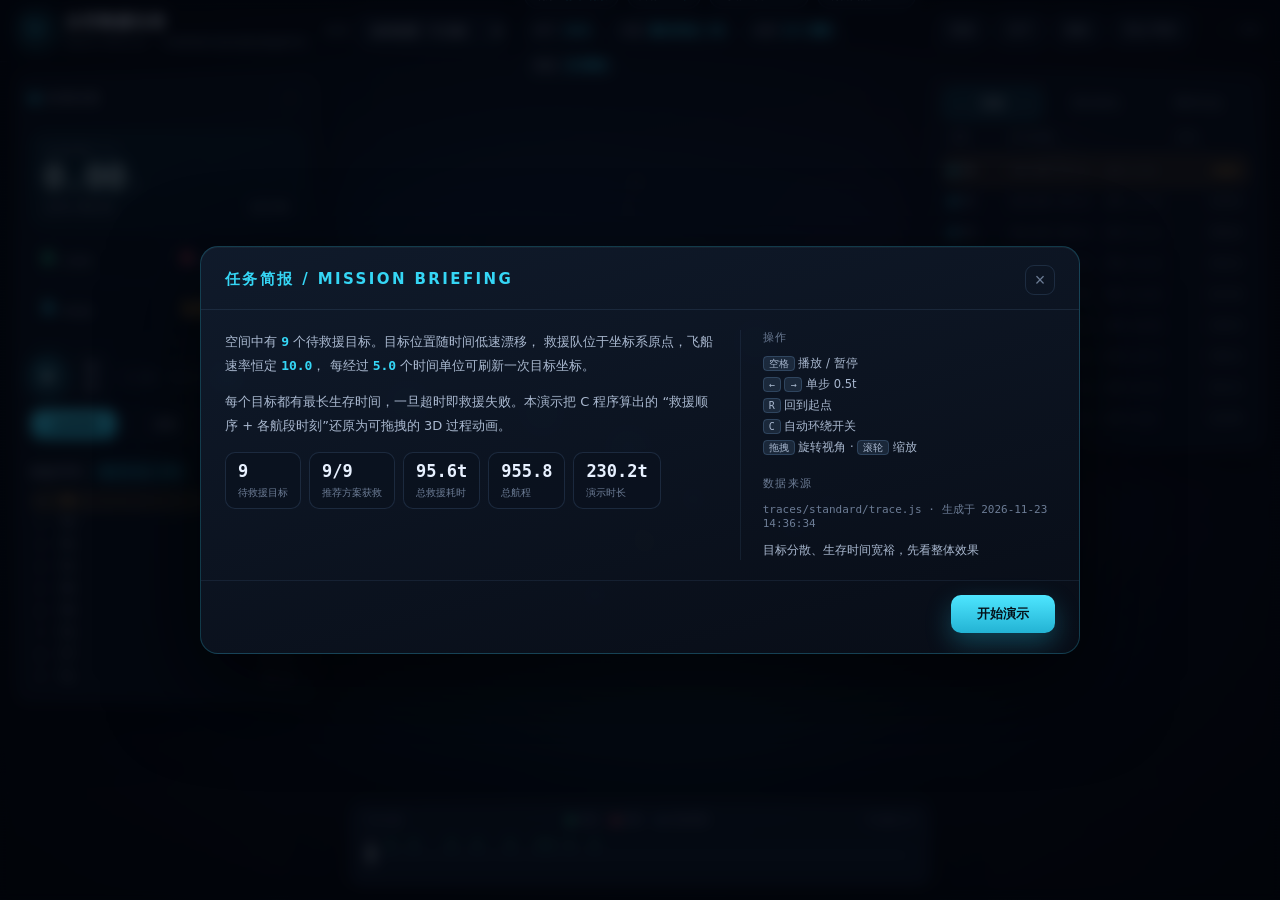
<file: web/index.html>
<!DOCTYPE html>
<html lang="zh-CN">
<head>
<meta charset="UTF-8" />
<meta name="viewport" content="width=device-width, initial-scale=1.0" />
<title>太空救援任务 · 三维漂移目标的最优救援序列可视化</title>
<meta name="description" content="用 C 语言求解三维漂移目标的最优救援顺序，并把结果还原成可拖拽时间轴的 3D 救援过程动画：四种算法对比、生存时间约束、牺牲目标与坐标刷新一览无余。" />
<meta name="theme-color" content="#05070d" />
<meta property="og:type" content="website" />
<meta property="og:title" content="太空救援任务 · 最优救援序列可视化" />
<meta property="og:description" content="C 语言算最优救援顺序，浏览器 3D 演示救援全程：四种算法对比、可拖拽时间轴、生存环与牺牲状态。" />
<link rel="stylesheet" href="styles.css" />
</head>
<body>

<!-- ============================ 3D 场景 ============================ -->
<canvas id="stage"></canvas>
<div class="vignette"></div>
<div class="scanlines"></div>

<!-- ============================ 顶部标题栏 ============================ -->
<header class="topbar">
  <div class="brand">
    <div class="brand-mark">
      <svg viewBox="0 0 24 24" width="18" height="18" aria-hidden="true">
        <path d="M12 2l2.6 6.4L21 11l-6.4 2.6L12 20l-2.6-6.4L3 11l6.4-2.6z"
              fill="none" stroke="currentColor" stroke-width="1.4" stroke-linejoin="round"/>
      </svg>
    </div>
    <div class="brand-text">
      <h1>太空救援任务</h1>
      <p>Space Rescue · 三维漂移目标的最优救援序列</p>
    </div>
  </div>

  <!-- 场景切换：由 boot.js 读取 traces/catalog.js 后填进来；只有一份数据时自动隐藏 -->
  <div class="scene-picker">
    <label for="sceneSelect">场景</label>
    <select id="sceneSelect" title="切换场景（也可以直接用网址 ?trace=xxx 分享给同学）">
      <option>加载中…</option>
    </select>
  </div>

  <div class="meta-chips" id="metaChips"></div>

  <div class="top-actions">
    <button class="ghost-btn" id="btnBriefing" title="任务简报">简报</button>
    <button class="ghost-btn" id="btnAbout" title="这个项目是做什么的">关于</button>
    <button class="ghost-btn" id="btnRandom" title="现场随机生成一局新场景：重新分配位置、漂移速度与生存时间，时间从 0 开始">随机</button>
    <button class="ghost-btn" id="btnShot" title="导出当前画面 PNG">导出 PNG</button>
    <span class="fps" id="fps">-- FPS</span>
  </div>
</header>

<!-- ============================ 左侧：任务仪表 ============================ -->
<aside class="panel panel-left" id="leftPanel">
  <div class="panel-head">
    <span class="dot dot-cyan"></span>任务仪表
    <button class="collapse" data-target="leftPanel" title="折叠">–</button>
  </div>

  <div class="clock">
    <div class="clock-label">任务时钟 T+</div>
    <div class="clock-value"><span id="clock">0.00</span><em>t</em></div>
    <div class="clock-sub">
      <span>总时长 <b id="totalTime">--</b></span>
      <span>进度 <b id="progressPct">0%</b></span>
    </div>
  </div>

  <div class="stat-grid">
    <div class="stat stat-ok">
      <b id="statSaved">0</b><span>已获救</span>
    </div>
    <div class="stat stat-danger">
      <b id="statDead">0</b><span>已牺牲</span>
    </div>
    <div class="stat stat-info">
      <b id="statPending">0</b><span>待救援</span>
    </div>
    <div class="stat stat-warn">
      <b id="statMinLife">--</b><span>最小生存余量</span>
    </div>
  </div>

  <div class="ctrl-row">
    <button class="play-btn" id="btnPlay" title="播放 / 暂停（空格）">
      <svg viewBox="0 0 24 24" width="20" height="20"><path id="playIcon" d="M8 5v14l11-7z" fill="currentColor"/></svg>
    </button>
    <button class="ghost-btn" id="btnReset" title="重置：回到起点、恢复默认视角与推荐方案（R）">重置</button>
    <div class="speed-group" id="speedGroup">
      <button data-speed="0.25">0.25×</button>
      <button data-speed="0.5">0.5×</button>
      <button data-speed="1" class="active">1×</button>
      <button data-speed="2">2×</button>
      <button data-speed="4">4×</button>
    </div>
  </div>

  <div class="view-row">
    <button class="ghost-btn" id="btnOrbit" title="自动环绕（C）">自动环绕</button>
    <button class="ghost-btn" id="btnTop" title="俯视视角">俯视</button>
    <button class="ghost-btn" id="btnChain" title="显示全部方案的航线">方案航线</button>
  </div>

  <div class="panel-block">
    <div class="block-title">救援序列 <span id="seqAlgo" class="tag"></span></div>
    <ol class="seq-list" id="seqList"></ol>
  </div>
</aside>

<!-- ============================ 右侧：目标 / 算法 / 日志 ============================ -->
<aside class="panel panel-right" id="rightPanel">
  <div class="tabs" id="tabs">
    <button data-tab="targets" class="active">目标</button>
    <button data-tab="algos">算法对比</button>
    <button data-tab="log">事件日志</button>
  </div>

  <section class="tab-body" data-body="targets">
    <div class="table-head">
      <span>目标</span><span>生存余量</span><span>状态</span>
    </div>
    <ul class="target-list" id="targetList"></ul>
  </section>

  <section class="tab-body hidden" data-body="algos">
    <p class="hint">点击任一策略可切换演示航线；★ 为系统推荐方案。</p>
    <ul class="algo-list" id="algoList"></ul>
    <div class="algo-legend">
      <div><i class="sw sw-len"></i>总航程</div>
      <div><i class="sw sw-node"></i>搜索节点（复杂度）</div>
      <div><i class="sw sw-time"></i>计算耗时</div>
    </div>
  </section>

  <section class="tab-body hidden" data-body="log">
    <div class="log-tools">
      <label><input type="checkbox" id="logFilterAll" checked /> 含坐标刷新</label>
      <span class="hint">点击条目可跳转</span>
    </div>
    <ul class="log-list" id="logList"></ul>
  </section>
</aside>

<!-- ============================ 底部时间轴 ============================ -->
<footer class="timeline" id="timeline">
  <div class="tl-labels">
    <span id="tlNow">T+0.00</span>
    <span class="tl-legend">
      <i class="lg lg-saved"></i>获救
      <i class="lg lg-dead"></i>牺牲
      <i class="lg lg-refresh"></i>坐标刷新
    </span>
    <span id="tlEnd">T+0.00</span>
  </div>
  <canvas id="tlCanvas"></canvas>
</footer>

<!-- ============================ 任务简报遮罩 ============================ -->
<div class="overlay" id="overlay">
  <div class="briefing">
    <header>
      <h2>任务简报 / MISSION BRIEFING</h2>
      <button class="close" id="btnCloseBriefing">×</button>
    </header>
    <div class="briefing-grid">
      <div class="briefing-main">
        <p class="lead">
          空间中有 <b id="bCount">N</b> 个待救援目标。目标位置随时间低速漂移，
          救援队位于坐标系原点，飞船速率恒定 <b id="bSpeed">10.0</b>，
          每经过 <b id="bInterval">5.0</b> 个时间单位可刷新一次目标坐标。
        </p>
        <p class="lead">
          每个目标都有最长生存时间，一旦超时即救援失败。本演示把 C 程序算出的
          “救援顺序 + 各航段时刻”还原为可拖拽的 3D 过程动画。
        </p>
        <div class="briefing-stats" id="briefingStats"></div>
      </div>
      <aside class="briefing-side">
        <h3>操作</h3>
        <ul class="keys">
          <li><kbd>空格</kbd> 播放 / 暂停</li>
          <li><kbd>←</kbd> <kbd>→</kbd> 单步 0.5t</li>
          <li><kbd>R</kbd> 回到起点</li>
          <li><kbd>C</kbd> 自动环绕开关</li>
          <li><kbd>拖拽</kbd> 旋转视角 · <kbd>滚轮</kbd> 缩放</li>
        </ul>
        <h3>数据来源</h3>
        <p class="mono" id="bSource">web/trace.js</p>
        <p class="scene-desc" id="bSceneDesc"></p>
      </aside>
    </div>
    <footer>
      <button class="primary" id="btnStart">开始演示</button>
    </footer>
  </div>
</div>

<div class="toast" id="toast"></div>

<!-- ============================ 项目介绍遮罩 ============================ -->
<div class="overlay hidden" id="aboutOverlay">
  <div class="about-panel" role="dialog" aria-modal="true" aria-labelledby="aboutTitle">
    <header>
      <h2 id="aboutTitle">关于这个项目</h2>
      <button class="close" id="btnCloseAbout" title="关闭（Esc）">×</button>
    </header>

    <div class="about-body">
      <p class="lead">
        这是《软件设计思想与方法》综合程序设计五的作业：<b>太空救援问题</b>。
        空间里有若干个待救援目标，位置随时间低速漂移，每个目标有最长生存时间；
        救援队从坐标原点出发，救完不用返回。要解决的是“先救谁、什么时候到”，
        再把整个救援过程做成能看懂、能回放的演示。
      </p>

      <h3>页面上看到的数字是怎么来的</h3>
      <p>
        救援顺序和各段航程时刻由 C 程序算好，导出成一份 <code>trace.js</code>；
        这个页面只负责渲染，不做任何求解。所以时间轴可以随便拖、倍速、切换方案，
        画面永远是同一份数据的不同时刻。
      </p>

      <h3>四种救援方案</h3>
      <ul class="about-list">
        <li><b>最近邻贪心 NN</b>：每次挑离飞船最近的目标，快，但容易把紧迫的目标拖死。</li>
        <li><b>生存时间优先 EDF</b>：先救生存余量最小的，更贴合题目约束，但航程往往更长。</li>
        <li><b>2-opt 局部搜索</b>：在贪心解上反转航段做局部改进，质量和耗时的折中。</li>
        <li><b>回溯搜索</b>：小规模时求最优，规模大了换成带剪枝的版本（节点有上限）。</li>
      </ul>
      <p>
        右侧「算法对比」面板里能看到每种方案的获救数、总航程、搜索节点数和耗时，
        点一下就会把演示航线换成那一套。
      </p>

      <h3>两个实现上的细节</h3>
      <p>
        飞行时间不是“距离 ÷ 速度”直接算的：目标是动的，飞过去这段时间它也在跑，
        真正要解的是拦截方程 <code>|p0 + v·τ − ship| = SPEED·τ</code>，展开成一元二次方程取正根。
        另外整个演示的数据量很小（9 个目标约 6 KB），因为页面不存逐帧坐标，
        而是按“目标匀速漂移 + 飞船分段匀速”这两条规律自己把画面算出来。
      </p>
      <p>
        渲染是手写的 Canvas 2D 三维投影，没有引 three.js 之类的库，整站断网也能跑。
      </p>

      <h3>技术信息</h3>
      <div class="about-facts">
        <div><span>语言 / 构建</span><b>C99 · CMake（CLion）</b></div>
        <div><span>前端</span><b>HTML + CSS + 原生 JS，零依赖</b></div>
        <div><span>数据来源</span><b id="aboutSource">C 程序导出</b></div>
        <div><span>许可</span><b>MIT</b></div>
      </div>

      <h3>分工</h3>
      <p>
        数据模块 A、算法模块 B、可视化模块 C、主程序与测试 D，接口统一在
        <code>space_rescue.h</code> 里。
      </p>

      <h3>相关链接</h3>
      <p class="about-links">
        <a href="https://github.com/NH123-ai/space-rescue" target="_blank" rel="noopener">GitHub 仓库（源码 / 文档 / 报告素材）</a>
        <a href="https://github.com/NH123-ai/space-rescue/blob/main/docs/%E9%83%A8%E7%BD%B2%E4%B8%8A%E7%BA%BF.md" target="_blank" rel="noopener">部署说明</a>
        <a href="https://github.com/NH123-ai/space-rescue/tree/main/docs/screenshots" target="_blank" rel="noopener">界面截图</a>
      </p>
    </div>

    <footer>
      <button class="ghost-btn" id="btnAboutRepo">打开仓库</button>
      <button class="primary" id="btnCloseAbout2">继续演示</button>
    </footer>
  </div>
</div>

<!-- 数据与渲染的加载顺序：
     1) traces/catalog.js —— 场景清单（由 space_rescue.exe --trace-all 生成）
     2) random.js         —— 「随机」按钮用：在浏览器里现场生成一局新场景
     3) boot.js           —— 按 ?trace=<key> / ?rand=1 载入数据，再加载 app.js
     没有 catalog.js 时，boot.js 会退回到同目录的 trace.js（兼容旧部署）。 -->
<script src="traces/catalog.js"></script>
<script src="random.js"></script>
<script src="boot.js"></script>
</body>
</html>
</file>
<file: web/styles.css>
/*============================================================================
 *  styles.css  —  太空救援任务 3D 可视化界面样式
 *  设计语言：深空暗底 + 玻璃拟态面板 + 青/琥珀/翠 三色语义色
 *  语义色：青 = 待救援/正常，琥珀 = 紧张/在途，翠 = 获救，红 = 牺牲
 *=========================================================================*/

:root {
  --bg-0: #05070d;
  --bg-1: #080c15;
  --ink-0: #e8f1ff;
  --ink-1: #a9b8cf;
  --ink-2: #6c7c95;
  --cyan:  #35d6f5;
  --amber: #ffb245;
  --green: #37e0a0;
  --red:   #ff5c72;
  --violet:#9b8cff;
  --line:  rgba(120, 170, 220, 0.16);
  --glass: rgba(12, 20, 33, 0.72);
  --glass-2: rgba(16, 26, 42, 0.86);
  --shadow: 0 18px 50px rgba(0, 0, 0, 0.55);
  --radius: 14px;
  --mono: "JetBrains Mono", "Cascadia Mono", ui-monospace, "SF Mono", Consolas, monospace;
  --sans: "HarmonyOS Sans SC", "Microsoft YaHei UI", "PingFang SC", system-ui, -apple-system, "Segoe UI", sans-serif;
}

* { box-sizing: border-box; }

html, body {
  margin: 0;
  padding: 0;
  height: 100%;
  overflow: hidden;
  background: radial-gradient(120% 90% at 50% -10%, #0b1524 0%, var(--bg-0) 55%, #02040a 100%);
  color: var(--ink-0);
  font-family: var(--sans);
  -webkit-font-smoothing: antialiased;
}

#stage {
  position: fixed;
  inset: 0;
  width: 100%;
  height: 100%;
  display: block;
  cursor: grab;
}
#stage:active { cursor: grabbing; }

.vignette {
  position: fixed;
  inset: 0;
  pointer-events: none;
  background: radial-gradient(75% 65% at 50% 45%, transparent 40%, rgba(0, 0, 0, 0.62) 100%);
  z-index: 1;
}
.scanlines {
  position: fixed;
  inset: 0;
  pointer-events: none;
  z-index: 1;
  opacity: 0.35;
  background-image: repeating-linear-gradient(
    0deg, rgba(120, 200, 255, 0.045) 0 1px, transparent 1px 3px);
  mix-blend-mode: screen;
}

/* ============================ 顶部栏 ============================ */
.topbar {
  position: fixed;
  top: 0; left: 0; right: 0;
  height: 62px;
  display: flex;
  align-items: center;
  gap: 18px;
  padding: 0 20px;
  z-index: 6;
  background: linear-gradient(180deg, rgba(4, 8, 15, 0.92), rgba(4, 8, 15, 0.35) 70%, transparent);
  backdrop-filter: blur(3px);
  border-bottom: 1px solid rgba(120, 170, 220, 0.08);
}

.brand { display: flex; align-items: center; gap: 11px; }
.brand-mark {
  width: 34px; height: 34px;
  display: grid; place-items: center;
  border-radius: 10px;
  color: var(--cyan);
  background: radial-gradient(circle at 30% 25%, rgba(53, 214, 245, 0.28), rgba(53, 214, 245, 0.06));
  border: 1px solid rgba(53, 214, 245, 0.32);
  box-shadow: 0 0 18px rgba(53, 214, 245, 0.22);
}
.brand-text h1 {
  margin: 0;
  font-size: 16px;
  letter-spacing: 0.06em;
  font-weight: 650;
}
.brand-text p {
  margin: 2px 0 0;
  font-size: 11px;
  color: var(--ink-2);
  letter-spacing: 0.04em;
}

.meta-chips { display: flex; gap: 8px; flex-wrap: wrap; flex: 1; }

/* 场景切换（公开演示站）：下拉框跟着整体暗色风格走 */
.scene-picker {
  display: flex;
  align-items: center;
  gap: 7px;
  flex-shrink: 0;
}
.scene-picker label {
  font-size: 11px;
  letter-spacing: 0.12em;
  color: var(--ink-2);
}
.scene-picker select {
  font-family: var(--sans);
  font-size: 12px;
  padding: 7px 10px;
  border-radius: 9px;
  color: var(--ink-0);
  background: rgba(14, 24, 38, 0.85);
  border: 1px solid var(--line);
  cursor: pointer;
  outline: none;
  max-width: 210px;
}
.scene-picker select:hover { border-color: rgba(53, 214, 245, 0.5); }
.scene-picker select:focus { border-color: rgba(53, 214, 245, 0.75); }
.scene-picker option { background: #0a1424; color: var(--ink-0); }
.chip {
  font-family: var(--mono);
  font-size: 11px;
  padding: 5px 10px;
  border-radius: 999px;
  border: 1px solid var(--line);
  background: rgba(12, 22, 36, 0.7);
  color: var(--ink-1);
  white-space: nowrap;
}
.chip b { color: var(--cyan); font-weight: 600; }
.chip.warn b { color: var(--amber); }

.top-actions { display: flex; align-items: center; gap: 8px; }
.fps {
  font-family: var(--mono);
  font-size: 11px;
  color: var(--ink-2);
  min-width: 62px;
  text-align: right;
}

.ghost-btn {
  font-family: var(--sans);
  font-size: 12px;
  padding: 7px 12px;
  border-radius: 9px;
  color: var(--ink-1);
  background: rgba(14, 24, 38, 0.72);
  border: 1px solid var(--line);
  cursor: pointer;
  transition: 0.16s ease;
}
.ghost-btn:hover { color: var(--ink-0); border-color: rgba(53, 214, 245, 0.5); background: rgba(20, 36, 56, 0.9); }
.ghost-btn.active { color: #04121a; background: linear-gradient(180deg, #45e2ff, #24b6d6); border-color: transparent; font-weight: 600; }

/* ============================ 面板 ============================ */
.panel {
  position: fixed;
  z-index: 5;
  width: 300px;
  max-height: calc(100vh - 62px - 92px);
  overflow: auto;
  padding: 12px 14px 14px;
  border-radius: var(--radius);
  background: var(--glass);
  border: 1px solid var(--line);
  box-shadow: var(--shadow);
  backdrop-filter: blur(14px) saturate(1.1);
  scrollbar-width: thin;
  scrollbar-color: rgba(120, 170, 220, 0.35) transparent;
}
.panel::-webkit-scrollbar { width: 6px; }
.panel::-webkit-scrollbar-thumb { background: rgba(120, 170, 220, 0.3); border-radius: 3px; }

.panel-left { left: 16px; top: 74px; }
.panel-right { right: 16px; top: 74px; width: 336px; }

.panel-head {
  display: flex;
  align-items: center;
  gap: 8px;
  font-size: 12px;
  letter-spacing: 0.14em;
  color: var(--ink-1);
  padding-bottom: 10px;
  border-bottom: 1px solid rgba(120, 170, 220, 0.12);
  margin-bottom: 12px;
}
.panel-head .collapse {
  margin-left: auto;
  width: 22px; height: 22px;
  border-radius: 6px;
  border: 1px solid var(--line);
  background: transparent;
  color: var(--ink-2);
  cursor: pointer;
  line-height: 1;
}
.dot { width: 7px; height: 7px; border-radius: 50%; display: inline-block; }
.dot-cyan { background: var(--cyan); box-shadow: 0 0 10px var(--cyan); }

/* ---------- 时钟 ---------- */
.clock {
  border: 1px solid rgba(53, 214, 245, 0.16);
  background: linear-gradient(160deg, rgba(53, 214, 245, 0.08), rgba(53, 214, 245, 0.01));
  border-radius: 12px;
  padding: 10px 12px 11px;
}
.clock-label { font-size: 11px; color: var(--ink-2); letter-spacing: 0.16em; }
.clock-value {
  font-family: var(--mono);
  font-size: 34px;
  line-height: 1.15;
  color: #eafcff;
  text-shadow: 0 0 24px rgba(53, 214, 245, 0.45);
  display: flex; align-items: baseline; gap: 6px;
}
.clock-value em { font-size: 13px; font-style: normal; color: var(--ink-2); }
.clock-sub {
  display: flex; justify-content: space-between;
  font-size: 11px; color: var(--ink-2);
  margin-top: 3px;
}
.clock-sub b { color: var(--ink-1); font-family: var(--mono); font-weight: 500; }

/* ---------- 统计格 ---------- */
.stat-grid {
  display: grid;
  grid-template-columns: 1fr 1fr;
  gap: 8px;
  margin: 10px 0;
}
.stat {
  border-radius: 10px;
  padding: 8px 10px;
  border: 1px solid var(--line);
  background: rgba(10, 18, 30, 0.66);
  display: flex; align-items: baseline; gap: 6px;
}
.stat b { font-family: var(--mono); font-size: 20px; font-weight: 600; }
.stat span { font-size: 10.5px; color: var(--ink-2); }
.stat-ok b { color: var(--green); }
.stat-danger b { color: var(--red); }
.stat-info b { color: var(--cyan); }
.stat-warn b { color: var(--amber); }

/* ---------- 控制 ---------- */
.ctrl-row { display: flex; align-items: center; gap: 8px; margin-bottom: 8px; }
.play-btn {
  width: 40px; height: 40px;
  display: grid; place-items: center;
  border-radius: 50%;
  border: 1px solid rgba(53, 214, 245, 0.5);
  background: radial-gradient(circle at 35% 30%, rgba(53, 214, 245, 0.35), rgba(53, 214, 245, 0.08));
  color: #dffaff;
  cursor: pointer;
  box-shadow: 0 0 22px rgba(53, 214, 245, 0.25);
  transition: 0.16s;
}
.play-btn:hover { box-shadow: 0 0 30px rgba(53, 214, 245, 0.5); }

.speed-group { display: flex; gap: 2px; margin-left: auto; }
.speed-group button {
  font-family: var(--mono);
  font-size: 10.5px;
  padding: 6px 7px;
  border-radius: 7px;
  border: 1px solid var(--line);
  background: transparent;
  color: var(--ink-2);
  cursor: pointer;
}
.speed-group button:hover { color: var(--ink-0); }
.speed-group button.active { color: #04121a; background: var(--cyan); border-color: transparent; font-weight: 700; }

.view-row { display: flex; gap: 6px; margin-bottom: 12px; }
.view-row .ghost-btn { flex: 1; padding: 6px 4px; font-size: 11px; }

/* ---------- 序列 ---------- */
.panel-block { border-top: 1px solid rgba(120, 170, 220, 0.12); padding-top: 10px; }
.block-title {
  font-size: 11.5px; letter-spacing: 0.12em; color: var(--ink-1);
  display: flex; align-items: center; gap: 8px; margin-bottom: 8px;
}
.tag {
  font-size: 10px; padding: 2px 7px; border-radius: 999px;
  background: rgba(53, 214, 245, 0.14); color: var(--cyan);
  border: 1px solid rgba(53, 214, 245, 0.28);
}
.seq-list { list-style: none; margin: 0; padding: 0; }
.seq-list li {
  display: flex; align-items: center; gap: 7px;
  font-size: 11.5px; padding: 4px 6px; border-radius: 7px;
  color: var(--ink-2);
  transition: 0.15s;
}
.seq-list li .n {
  font-family: var(--mono); font-size: 10px; width: 16px;
  color: var(--ink-2);
}
.seq-list li .id { font-family: var(--mono); color: var(--ink-1); }
.seq-list li .t { margin-left: auto; font-family: var(--mono); font-size: 10.5px; }
.seq-list li.done { color: var(--green); background: rgba(55, 224, 160, 0.08); }
.seq-list li.done .id { color: var(--green); }
.seq-list li.current { background: rgba(255, 178, 69, 0.12); color: var(--amber); }
.seq-list li.current .id { color: var(--amber); }
.seq-list li.dead-row { opacity: 0.55; }
.seq-list li.dead-row .id { color: var(--red); text-decoration: line-through; }

/* ============================ 右侧 tabs ============================ */
.tabs { display: flex; gap: 4px; margin-bottom: 10px; }
.tabs button {
  flex: 1;
  font-family: var(--sans);
  font-size: 12px;
  padding: 7px 0;
  border-radius: 9px;
  border: 1px solid transparent;
  background: rgba(10, 18, 30, 0.6);
  color: var(--ink-2);
  cursor: pointer;
}
.tabs button.active {
  color: var(--ink-0);
  background: rgba(53, 214, 245, 0.13);
  border-color: rgba(53, 214, 245, 0.3);
}
.tab-body.hidden { display: none; }
.hint { font-size: 10.5px; color: var(--ink-2); margin: 0 0 8px; line-height: 1.6; }

.table-head {
  display: grid;
  grid-template-columns: 52px 1fr 66px;
  gap: 8px;
  font-size: 10px;
  letter-spacing: 0.1em;
  color: var(--ink-2);
  padding: 0 6px 6px;
  border-bottom: 1px solid rgba(120, 170, 220, 0.1);
  margin-bottom: 4px;
}

.target-list { list-style: none; margin: 0; padding: 0; }
.target-list li {
  display: grid;
  grid-template-columns: 52px 1fr 66px;
  align-items: center;
  gap: 8px;
  padding: 7px 6px;
  border-radius: 9px;
  border: 1px solid transparent;
  transition: 0.15s;
}
.target-list li:hover { background: rgba(53, 214, 245, 0.06); }
.target-list li .tid {
  font-family: var(--mono); font-size: 11.5px; color: var(--ink-1);
  display: flex; align-items: center; gap: 5px;
}
.target-list li .tid i {
  width: 6px; height: 6px; border-radius: 50%; background: var(--cyan);
  box-shadow: 0 0 8px var(--cyan);
}
.target-list li .life { position: relative; }
.target-list li .life .bar {
  height: 5px; border-radius: 3px; background: rgba(120, 170, 220, 0.14); overflow: hidden;
}
.target-list li .life .bar > i {
  display: block; height: 100%; width: 100%;
  background: linear-gradient(90deg, var(--cyan), #7ef0ff);
  transition: width 0.12s linear, background 0.2s;
}
.target-list li .life .num {
  font-family: var(--mono); font-size: 9.5px; color: var(--ink-2); margin-top: 2px; display: block;
}
.target-list li .st {
  font-size: 10px; text-align: right; color: var(--ink-2);
}
.target-list li.saved .st { color: var(--green); }
.target-list li.saved .life .bar > i { background: linear-gradient(90deg, #1f7a58, var(--green)); }
.target-list li.dead .st { color: var(--red); }
.target-list li.dead .life .bar > i { background: linear-gradient(90deg, #6d2030, var(--red)); }
.target-list li.current { background: rgba(255, 178, 69, 0.1); border-color: rgba(255, 178, 69, 0.3); }
.target-list li.current .st { color: var(--amber); }
.target-list li.tight .life .bar > i { background: linear-gradient(90deg, var(--amber), var(--red)); }

/* ---------- 算法对比 ---------- */
.algo-list { list-style: none; margin: 0; padding: 0; display: flex; flex-direction: column; gap: 8px; }
.algo-list li {
  border: 1px solid var(--line);
  border-radius: 11px;
  padding: 9px 11px;
  background: rgba(10, 18, 30, 0.62);
  cursor: pointer;
  transition: 0.16s;
}
.algo-list li:hover { border-color: rgba(53, 214, 245, 0.42); background: rgba(16, 30, 48, 0.8); }
.algo-list li.sel {
  border-color: rgba(53, 214, 245, 0.62);
  background: linear-gradient(160deg, rgba(53, 214, 245, 0.15), rgba(10, 18, 30, 0.7));
  box-shadow: 0 0 22px rgba(53, 214, 245, 0.16);
}
.algo-head {
  display: flex; align-items: center; gap: 7px;
  font-size: 12px; color: var(--ink-0); margin-bottom: 6px;
}
.algo-head .star { color: var(--amber); }
.algo-head .badge {
  margin-left: auto;
  font-family: var(--mono); font-size: 9.5px;
  padding: 2px 6px; border-radius: 999px;
  background: rgba(55, 224, 160, 0.16); color: var(--green);
}
.algo-head .badge.bad { background: rgba(255, 92, 114, 0.16); color: var(--red); }
.algo-metrics { display: grid; grid-template-columns: repeat(2, 1fr); gap: 3px 10px; }
.algo-metrics div {
  display: flex; justify-content: space-between;
  font-family: var(--mono); font-size: 10px; color: var(--ink-2);
}
.algo-metrics div b { color: var(--ink-1); font-weight: 500; }
.algo-bars { margin-top: 6px; display: flex; flex-direction: column; gap: 3px; }
.algo-bars .row { height: 3px; border-radius: 2px; background: rgba(120, 170, 220, 0.12); overflow: hidden; }
.algo-bars .row > i { display: block; height: 100%; border-radius: 2px; }
.algo-bars .row > i.len { background: linear-gradient(90deg, #2b7fa8, var(--cyan)); }
.algo-bars .row > i.node { background: linear-gradient(90deg, #6b46c1, var(--violet)); }
.algo-bars .row > i.time { background: linear-gradient(90deg, #8a5a12, var(--amber)); }
.algo-legend {
  display: flex; gap: 10px; flex-wrap: wrap;
  margin-top: 10px; font-size: 10px; color: var(--ink-2);
}
.algo-legend .sw { display: inline-block; width: 8px; height: 8px; border-radius: 2px; margin-right: 4px; }
.sw-len { background: var(--cyan); }
.sw-node { background: var(--violet); }
.sw-time { background: var(--amber); }

/* ---------- 日志 ---------- */
.log-tools {
  display: flex; align-items: center; justify-content: space-between;
  font-size: 10.5px; color: var(--ink-2); margin-bottom: 8px;
}
.log-tools label { display: flex; align-items: center; gap: 5px; cursor: pointer; }
.log-tools input { accent-color: var(--cyan); }
.log-list {
  list-style: none; margin: 0; padding: 0;
  max-height: calc(100vh - 300px);
  overflow: auto;
  font-size: 11px;
}
.log-list li {
  display: flex; gap: 8px;
  padding: 5px 6px;
  border-left: 2px solid transparent;
  color: var(--ink-2);
  cursor: pointer;
  border-radius: 0 6px 6px 0;
}
.log-list li:hover { background: rgba(53, 214, 245, 0.07); }
.log-list li .tt { font-family: var(--mono); font-size: 10px; color: var(--ink-2); min-width: 46px; }
.log-list li.saved { border-left-color: var(--green); color: var(--ink-1); }
.log-list li.dead { border-left-color: var(--red); color: var(--ink-1); }
.log-list li.launch, .log-list li.finish { border-left-color: var(--cyan); color: var(--ink-1); }
.log-list li.refresh { border-left-color: rgba(120, 170, 220, 0.3); opacity: 0.75; }
.log-list li.near { background: rgba(255, 178, 69, 0.1); }

/* ============================ 底部时间轴 ============================ */
.timeline {
  position: fixed;
  left: 50%;
  transform: translateX(-50%);
  bottom: 14px;
  width: min(760px, calc(100vw - 700px));
  min-width: 300px;
  z-index: 5;
  padding: 8px 14px 10px;
  border-radius: 13px;
  background: var(--glass-2);
  border: 1px solid var(--line);
  box-shadow: var(--shadow);
  backdrop-filter: blur(14px);
}
.tl-labels {
  display: flex; align-items: center; justify-content: space-between;
  font-family: var(--mono); font-size: 10px; color: var(--ink-2);
  margin-bottom: 4px;
}
.tl-legend { display: flex; align-items: center; gap: 5px; font-family: var(--sans); }
.tl-legend .lg { width: 7px; height: 7px; border-radius: 2px; display: inline-block; margin-left: 8px; }
.lg-saved { background: var(--green); }
.lg-dead { background: var(--red); }
.lg-refresh { background: rgba(120, 170, 220, 0.55); }
#tlCanvas { width: 100%; height: 44px; display: block; cursor: pointer; }

/* ============================ 任务简报遮罩 ============================ */
.overlay {
  position: fixed; inset: 0; z-index: 20;
  display: grid; place-items: center;
  background: rgba(2, 5, 11, 0.74);
  backdrop-filter: blur(7px);
  transition: opacity 0.28s ease;
}
.overlay.hidden { opacity: 0; pointer-events: none; }
.briefing {
  width: min(880px, calc(100vw - 48px));
  border-radius: 18px;
  background: linear-gradient(165deg, rgba(16, 27, 44, 0.97), rgba(8, 13, 23, 0.98));
  border: 1px solid rgba(53, 214, 245, 0.22);
  box-shadow: 0 30px 90px rgba(0, 0, 0, 0.7), inset 0 1px 0 rgba(255, 255, 255, 0.04);
  overflow: hidden;
}
.briefing header {
  display: flex; align-items: center;
  padding: 18px 24px 14px;
  border-bottom: 1px solid rgba(120, 170, 220, 0.12);
}
.briefing header h2 {
  margin: 0; font-size: 15px; letter-spacing: 0.16em; color: var(--cyan); font-weight: 600;
}
.briefing .close,
.about-panel .close {
  margin-left: auto;
  width: 30px; height: 30px; border-radius: 9px;
  border: 1px solid var(--line); background: transparent;
  color: var(--ink-2); font-size: 18px; line-height: 1; cursor: pointer;
  flex-shrink: 0;
}
.briefing .close:hover,
.about-panel .close:hover {
  color: var(--ink-0);
  border-color: rgba(53, 214, 245, 0.5);
}
.briefing-grid {
  display: grid; grid-template-columns: 1.55fr 1fr; gap: 26px;
  padding: 20px 24px;
}
.lead { font-size: 13px; line-height: 1.85; color: var(--ink-1); margin: 0 0 12px; }
.lead b { color: var(--cyan); font-family: var(--mono); }
.briefing-stats { display: flex; flex-wrap: wrap; gap: 8px; margin-top: 14px; }
.briefing-stats .bs {
  border: 1px solid var(--line); border-radius: 10px;
  padding: 8px 12px; background: rgba(10, 18, 30, 0.7);
}
.briefing-stats .bs b {
  display: block; font-family: var(--mono); font-size: 17px; color: var(--ink-0);
}
.briefing-stats .bs span { font-size: 10px; color: var(--ink-2); }
.briefing-side {
  border-left: 1px solid rgba(120, 170, 220, 0.1);
  padding-left: 22px;
}
.briefing-side h3 {
  margin: 0 0 8px; font-size: 11px; letter-spacing: 0.14em; color: var(--ink-2); font-weight: 500;
}
.briefing-side h3:not(:first-child) { margin-top: 18px; }
.keys { list-style: none; margin: 0; padding: 0; font-size: 11.5px; color: var(--ink-1); }
.keys li { padding: 3px 0; }
kbd {
  font-family: var(--mono); font-size: 10px;
  padding: 1px 5px; border-radius: 4px;
  background: rgba(120, 170, 220, 0.14);
  border: 1px solid rgba(120, 170, 220, 0.22);
}
.mono { font-family: var(--mono); font-size: 11px; color: var(--ink-2); word-break: break-all; }
.scene-desc {
  font-size: 11.5px;
  line-height: 1.7;
  color: var(--ink-1);
  margin: 8px 0 0;
}
.scene-desc:empty { display: none; }
.briefing footer {
  padding: 14px 24px 20px;
  border-top: 1px solid rgba(120, 170, 220, 0.1);
  display: flex; justify-content: flex-end; gap: 10px;
}
.primary {
  font-family: var(--sans); font-size: 13px; font-weight: 600;
  padding: 10px 26px; border-radius: 10px; border: none; cursor: pointer;
  color: #04121a;
  background: linear-gradient(180deg, #4ee6ff, #23b3d4);
  box-shadow: 0 10px 26px rgba(35, 179, 212, 0.32);
}
.primary:hover { filter: brightness(1.08); }

/* ============================ 项目介绍面板 ============================ */
.about-panel {
  width: min(760px, calc(100vw - 48px));
  max-height: min(86vh, 780px);
  display: flex;
  flex-direction: column;
  border-radius: 18px;
  background: linear-gradient(165deg, rgba(16, 27, 44, 0.97), rgba(8, 13, 23, 0.98));
  border: 1px solid rgba(53, 214, 245, 0.22);
  box-shadow: 0 30px 90px rgba(0, 0, 0, 0.7), inset 0 1px 0 rgba(255, 255, 255, 0.04);
  overflow: hidden;
}
.about-panel header {
  display: flex;
  align-items: center;
  padding: 16px 22px 13px;
  border-bottom: 1px solid rgba(120, 170, 220, 0.12);
  flex-shrink: 0;
}
.about-panel header h2 {
  margin: 0;
  font-size: 15px;
  letter-spacing: 0.1em;
  color: var(--cyan);
  font-weight: 600;
}

.about-body {
  padding: 18px 22px 6px;
  overflow-y: auto;
  font-size: 12.5px;
  line-height: 1.85;
  color: var(--ink-1);
  scrollbar-width: thin;
  scrollbar-color: rgba(120, 170, 220, 0.35) transparent;
}
.about-body::-webkit-scrollbar { width: 6px; }
.about-body::-webkit-scrollbar-thumb { background: rgba(120, 170, 220, 0.3); border-radius: 3px; }
.about-body h3 {
  margin: 18px 0 6px;
  font-size: 12px;
  letter-spacing: 0.1em;
  color: var(--ink-0);
  font-weight: 600;
}
.about-body h3:first-of-type { margin-top: 14px; }
.about-body p { margin: 0 0 8px; }
.about-body b { color: var(--ink-0); font-weight: 600; }
.about-body code {
  font-family: var(--mono);
  font-size: 11.5px;
  padding: 1px 5px;
  border-radius: 4px;
  background: rgba(120, 170, 220, 0.12);
  color: #9be6ff;
  word-break: break-all;
}
.about-list {
  margin: 0 0 8px;
  padding-left: 18px;
}
.about-list li { margin-bottom: 3px; }
.about-facts {
  display: grid;
  grid-template-columns: repeat(2, minmax(0, 1fr));
  gap: 6px 16px;
  margin: 4px 0 8px;
}
.about-facts div {
  display: flex;
  justify-content: space-between;
  gap: 10px;
  padding: 6px 10px;
  border-radius: 8px;
  background: rgba(10, 18, 30, 0.7);
  border: 1px solid var(--line);
  font-size: 11.5px;
}
.about-facts span { color: var(--ink-2); }
.about-facts b { font-weight: 500; }
.about-links { display: flex; flex-direction: column; gap: 4px; }
.about-links a {
  color: var(--cyan);
  text-decoration: none;
  font-size: 12px;
}
.about-links a:hover { text-decoration: underline; }
.about-panel footer {
  padding: 13px 22px 17px;
  border-top: 1px solid rgba(120, 170, 220, 0.1);
  display: flex;
  justify-content: flex-end;
  gap: 10px;
  flex-shrink: 0;
}

.toast {
  position: fixed; bottom: 92px; left: 50%; transform: translate(-50%, 14px);
  padding: 9px 18px; border-radius: 10px;
  background: rgba(10, 20, 34, 0.95);
  border: 1px solid rgba(53, 214, 245, 0.35);
  color: var(--ink-0); font-size: 12px;
  opacity: 0; pointer-events: none; transition: 0.22s ease; z-index: 30;
}
.toast.show { opacity: 1; transform: translate(-50%, 0); }

/* ============================ 响应式 ============================ */
@media (max-width: 1180px) {
  .timeline { width: calc(100vw - 40px); }
  .panel-left { left: 12px; }
  .panel-right { right: 12px; }
}
@media (max-width: 900px) {
  .panel { width: 240px; }
  .panel-right { width: 268px; }
  .briefing-grid { grid-template-columns: 1fr; }
  .briefing-side { border-left: none; padding-left: 0; border-top: 1px solid rgba(120,170,220,.1); padding-top: 16px; }
  .meta-chips { display: none; }

  /* 关于面板在窄屏下收紧一点，避免内容被挤成一条 */
  .about-panel { max-height: 90vh; }
  .about-body { padding: 16px 18px 4px; font-size: 12px; }
  .about-facts { grid-template-columns: 1fr; }
  .about-panel header { padding: 14px 18px 12px; }
  .about-panel footer { padding: 12px 18px 15px; }
  .about-panel footer .ghost-btn,
  .about-panel footer .primary { flex: 1; }
}
@media (max-width: 720px) {
  .panel { display: none; }
  .timeline { width: calc(100vw - 24px); }
  /* 顶栏按钮在手机上只留必要文字 */
  .about-body { font-size: 11.5px; line-height: 1.8; }
}

/* 手机竖屏：顶栏空间不够，收紧按钮和场景选择框，避免按钮溢出到屏幕外 */
@media (max-width: 560px) {
  .topbar { gap: 8px; padding: 0 10px; height: 56px; }
  .brand { gap: 8px; }
  .brand-mark { width: 28px; height: 28px; border-radius: 8px; }
  .brand-text h1 { font-size: 14px; }
  .brand-text p { display: none; }
  .scene-picker { gap: 4px; }
  .scene-picker label { display: none; }
  .scene-picker select { max-width: 124px; font-size: 11px; padding: 5px 6px; }
  .top-actions { gap: 5px; }
  .top-actions .ghost-btn { padding: 5px 7px; font-size: 11px; border-radius: 8px; }
  .fps { display: none; }
  .about-panel { width: calc(100vw - 16px); max-height: 92vh; }
  .about-panel header { padding: 12px 14px 10px; }
  .about-panel header h2 { font-size: 13.5px; }
  .about-body { padding: 14px 14px 2px; font-size: 11.5px; }
  .about-panel footer { padding: 10px 14px 13px; }
  .about-panel footer .primary { padding: 9px 16px; }
}

/* 打印 / 导出 PDF：隐去交互控件，保留信息面板 */
@media print {
  #stage, .scanlines, .vignette { display: none; }
  body { background: #fff; color: #111; }
  .panel, .timeline, .topbar { position: static; width: auto; box-shadow: none; background: #fff; color: #111; }
  .overlay { display: none; }
}
</file>
